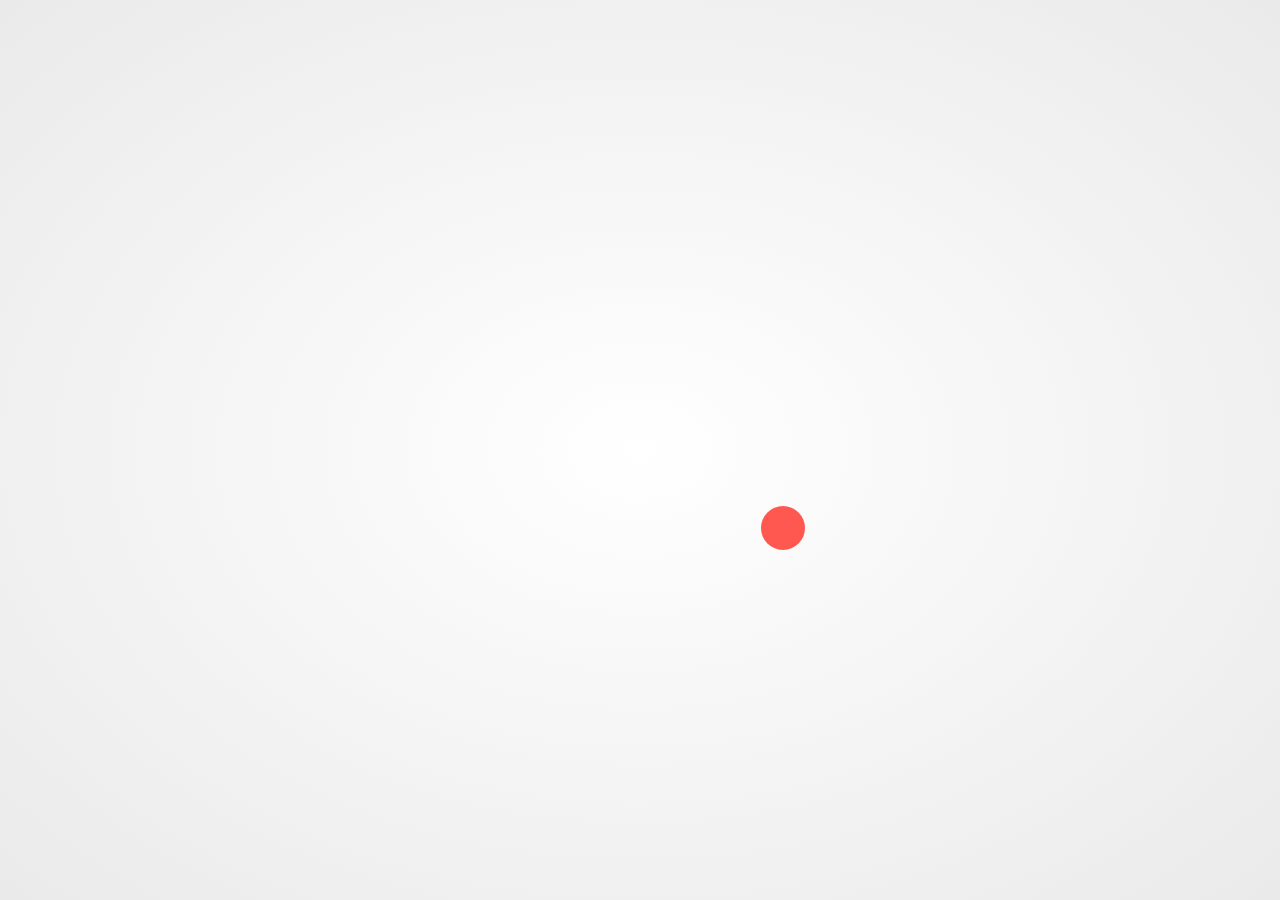
<file: index.html>
<html>

<head>
    <title>OPENING</title>
    <meta charset="UTF-8">
    <meta name="viewport" content="width=device-width, initial-scale=1.0">
    <link href="css/open.css" rel="stylesheet" type="text/css" />
</head>

<body>
    <script type=text/javascript>
        setTimeout(function() {
            window.location.href = "lastStory.html";
        }, 2050);
    </script>

    <div class="hello-parent">

        <svg class="hello-word" width="365" height="365" viewBox="0 0 365 365">
            <g id="H-letter">
            <line class="H-left-stroke" x1="17" y1="0" x2="17" y2="124" stroke="#000" fill="none" stroke-width="34" />
            <line class="H-mid-stroke" x1="33" y1="62" x2="68" y2="62" stroke="#000" fill="none" stroke-width="34" />
            <line class="H-right-stroke" x1="84" y1="0" x2="84" y2="124" stroke="#000" fill="none" stroke-width="34" />
            </g>

            <g id="E-letter">
            <line class="E-left-stroke" x1="138" y1="0" x2="138" y2="124" stroke="#000" fill="none" stroke-width="34" />
            <line class="E-top-stroke" x1="154" y1="17" x2="201" y2="17" stroke="#000" fill="none" stroke-width="34" />
            <line class="E-mid-stroke" x1="154" y1="62" x2="196" y2="62" stroke="#000" fill="none" stroke-width="34" />
            <line class="E-bottom-stroke" x1="154" y1="107" x2="201" y2="107" stroke="#000" fill="none" stroke-width="34" />
            </g>

            <g id="L-one-letter">
            <line class="L-one-long-stroke" x1="17" y1="153" x2="17" y2="277" stroke="#000" fill="none" stroke-width="34" />
            <line class="L-one-short-stroke" x1="33" y1="260" x2="77" y2="260" stroke="#000" fill="none" stroke-width="34" />
            </g>

            <g id="L-two-letter">
            <line class="L-two-long-stroke" x1="104" y1="153" x2="104" y2="277" stroke="#000" fill="none" stroke-width="34" />
            <line class="L-two-short-stroke" x1="120" y1="260" x2="164" y2="260" stroke="#000" fill="none" stroke-width="34" />
            </g>

            <g id="O-letter">
            <circle class="O-stroke" cx="231" cy="215" r="48" stroke="#000" fill="none" stroke-width="31" />
            </g>

            <g id="red-dot">

            <circle class="red-dot" cx="325" cy="260" r="20" fill="#FF5851" stroke="none" />

            <line x1="325" y1="260" x2="325" y2="260" stroke="#FF5851" class="red-dot" />
            </g>
            </svg>
    </div>
</body>

</html>
</file>
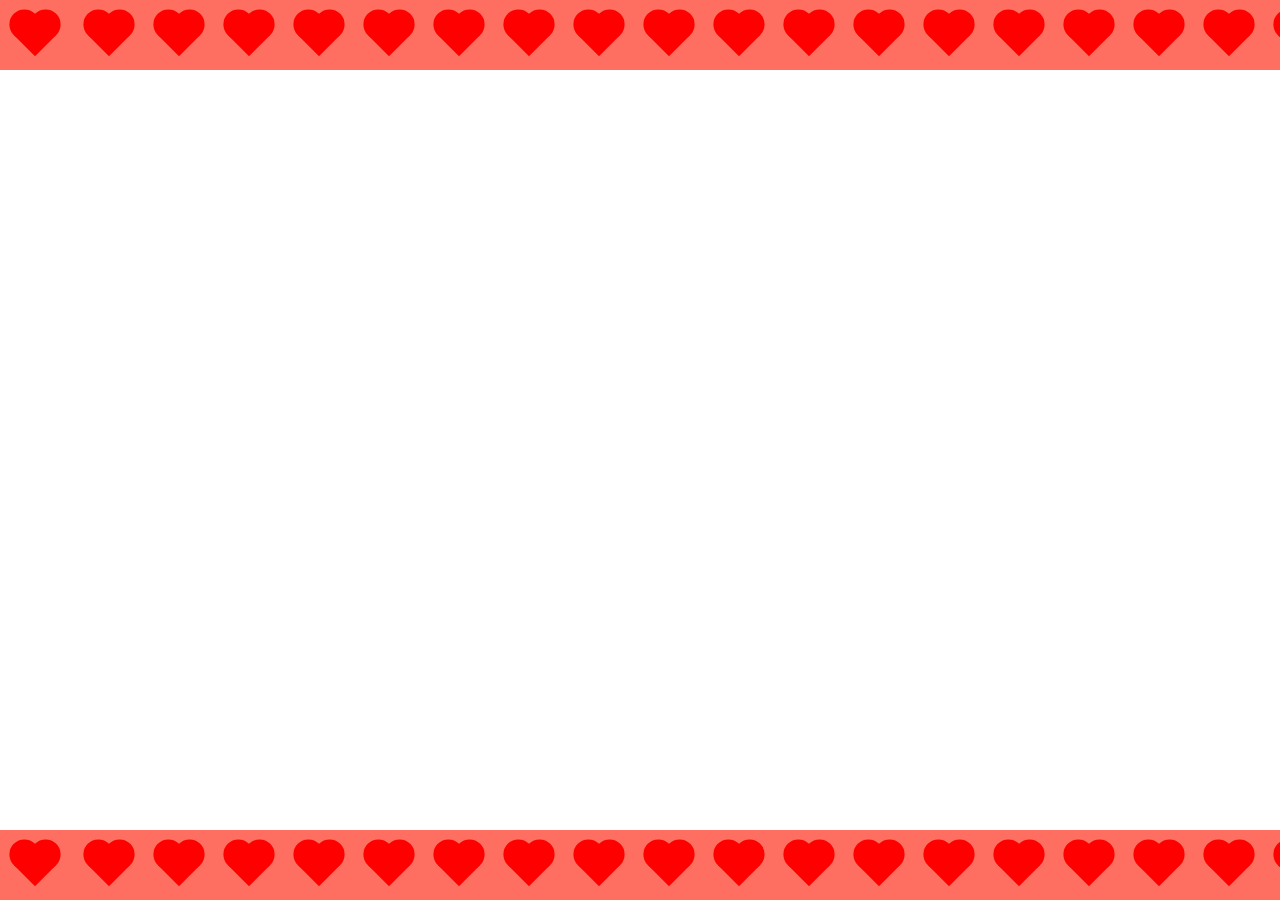
<file: content.html>
<!DOCTYPE html>
<html lang="en">

<head>
    <meta charset="UTF-8">
    <meta http-equiv="X-UA-Compatible" content="IE=edge">
    <meta name="viewport" content="width=device-width, initial-scale=1.0">
    <title>STORY</title>
    <link rel="stylesheet" href="css/wel.css">
    <link rel="stylesheet" href="css/button.css">
    <script src="https://ajax.googleapis.com/ajax/libs/jquery/3.5.1/jquery.min.js"></script>
</head>

<body>
    <iframe width="1869" height="719" src="https://www.youtube.com/embed/b_EF-fRnqWs?rel=0&autoplay=1" title="YouTube video player" frameborder="0" allow="accelerometer; autoplay; clipboard-write; encrypted-media; gyroscope; picture-in-picture" allowfullscreen></iframe>
    <header>
        <div class="header-line photobanner" id="head-border">
            <span class="heart first"></span>
        </div>
    </header>
    <main>

        <div class="content">
            <div id="list-content">
            </div>
            <canvas id="canvas"></canvas>
        </div>
    </main>
    <footer>
        <div class="footer-line photobanner" id="foot-border">
            <span class="heart first "></span>
        </div>
    </footer>
    <script src="https://cdn.lordicon.com/libs/mssddfmo/lord-icon-2.1.0.js"></script>
    <script src="js/wel.js "></script>
    <script src="js/fire.js"></script>
</body>

</html>
</file>
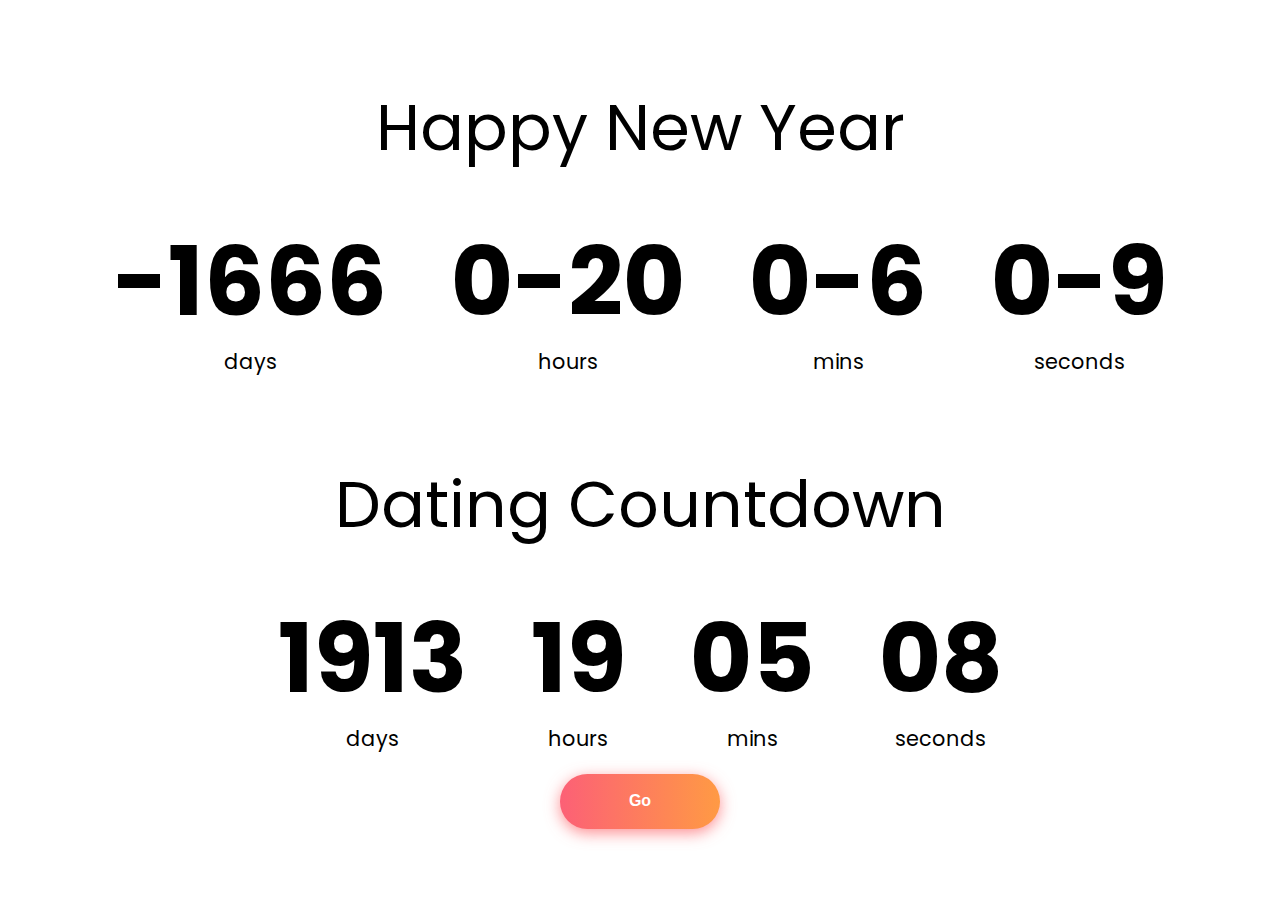
<file: countTime.html>
<!DOCTYPE html>
<html lang="en">

<head>
    <meta charset="UTF-8" />
    <meta name="viewport" content="width=device-width, initial-scale=1.0" />
    <title>Countdown Timer</title>
    <link rel="stylesheet" href="css/style.css" />
    <link rel="stylesheet" href="css/button.css">
    <script src="js/script.js" defer></script>
</head>

<body>
    <h1>Happy New Year</h1>
    <div class="countdown-container">
        <div class="countdown-el days-c">
            <p class="big-text" id="days">0</p>
            <span>days</span>
        </div>
        <div class="countdown-el hours-c">
            <p class="big-text" id="hours">0</p>
            <span>hours</span>
        </div>
        <div class="countdown-el mins-c">
            <p class="big-text" id="mins">0</p>
            <span>mins</span>
        </div>
        <div class="countdown-el seconds-c">
            <p class="big-text" id="seconds">0</p>
            <span>seconds</span>
        </div>
    </div>

    <h1>Dating Countdown</h1>
    <div class="countdown-container">
        <div class="countdown-el days-c">
            <p class="big-text" id="days-date">0</p>
            <span>days</span>
        </div>
        <div class="countdown-el hours-c">
            <p class="big-text" id="hours-date">0</p>
            <span>hours</span>
        </div>
        <div class="countdown-el mins-c">
            <p class="big-text" id="mins-date">0</p>
            <span>mins</span>
        </div>
        <div class="countdown-el seconds-c">
            <p class="big-text" id="seconds-date">0</p>
            <span>seconds</span>
        </div>
    </div>
    <a href="content.html"><button class="bn632-hover bn21" id = "button">Go</button></a>

</body>

</html>
</file>
<file: css/open.css>
html,
body,
.hello-parent {
    height: 100%;
    width: 100%;
    margin: 0;
}

.hello-parent {
    display: flex;
    background: #fff;
    background: -webkit-radial-gradient(#fff, #eaeaea);
    background: -o-radial-gradient(#fff, #eaeaea);
    background: -moz-radial-gradient(#fff, #eaeaea);
    background: radial-gradient(#fff, #eaeaea);
}

.hello-word {
    margin: auto;
}


/* H Animation */

.H-left-stroke {
    stroke-dasharray: 124px;
    stroke-dashoffset: 124px;
    animation: H-left-move 20s ease forwards;
}

.H-mid-stroke {
    stroke-dasharray: 37px;
    stroke-dashoffset: 37px;
    animation: H-mid-move 9s ease forwards;
}

.H-right-stroke {
    stroke-dasharray: 124px;
    stroke-dashoffset: 124px;
    animation: H-right-move 13s ease forwards;
}

@keyframes H-left-move {
    0% {
        stroke-dashoffset: 124px;
    }
    5% {
        stroke-dashoffset: 0px;
    }
    100% {
        stroke-dashoffset: 0px;
    }
}

@keyframes H-mid-move {
    0% {
        stroke-dashoffset: 37px;
    }
    5% {
        stroke-dashoffset: 37px;
    }
    10% {
        stroke-dashoffset: 0px;
    }
    100% {
        stroke-dashoffset: 0px;
    }
}

@keyframes H-right-move {
    0% {
        stroke-dashoffset: 124px;
    }
    5% {
        stroke-dashoffset: 124px;
    }
    10% {
        stroke-dashoffset: 0px;
    }
    100% {
        stroke-dashoffset: 0px;
    }
}


/* E Animation */

.E-left-stroke {
    stroke-dasharray: 124px;
    stroke-dashoffset: 124px;
    animation: E-left-move 20s ease forwards;
}

.E-top-stroke {
    stroke-dasharray: 47px;
    stroke-dashoffset: 47px;
    animation: E-top-move 10s ease forwards;
}

.E-mid-stroke {
    stroke-dasharray: 42px;
    stroke-dashoffset: 42px;
    animation: E-mid-move 10s ease forwards;
}

.E-bottom-stroke {
    stroke-dasharray: 47px;
    stroke-dashoffset: 47px;
    animation: E-bottom-move 10s ease forwards;
}

@keyframes E-left-move {
    0% {
        stroke-dashoffset: 124px;
    }
    2% {
        stroke-dashoffset: 124px;
    }
    6% {
        stroke-dashoffset: 0px;
    }
    100% {
        stroke-dashoffset: 0px;
    }
}

@keyframes E-top-move {
    0% {
        stroke-dashoffset: 47px;
    }
    6% {
        stroke-dashoffset: 47px;
    }
    11% {
        stroke-dashoffset: 0px;
    }
    100% {
        stroke-dashoffset: 0px;
    }
}

@keyframes E-mid-move {
    0% {
        stroke-dashoffset: 42px;
    }
    8% {
        stroke-dashoffset: 42px;
    }
    13% {
        stroke-dashoffset: 0px;
    }
    100% {
        stroke-dashoffset: 0px;
    }
}

@keyframes E-bottom-move {
    0% {
        stroke-dashoffset: 47px;
    }
    11% {
        stroke-dashoffset: 47px;
    }
    16% {
        stroke-dashoffset: 0px;
    }
    100% {
        stroke-dashoffset: 0px;
    }
}


/* L One Animation */

.L-one-long-stroke {
    stroke-dasharray: 124px;
    stroke-dashoffset: 124px;
    animation: L-one-long-move 20s ease forwards;
}

.L-one-short-stroke {
    stroke-dasharray: 44px;
    stroke-dashoffset: 44px;
    animation: L-one-short-move 10s ease forwards;
}

@keyframes L-one-long-move {
    0% {
        stroke-dashoffset: 124px;
    }
    2% {
        stroke-dashoffset: 124px;
    }
    7% {
        stroke-dashoffset: 0px;
    }
    100% {
        stroke-dashoffset: 0px;
    }
}

@keyframes L-one-short-move {
    0% {
        stroke-dashoffset: 44px;
    }
    13% {
        stroke-dashoffset: 44px;
    }
    18% {
        stroke-dashoffset: 0px;
    }
    100% {
        stroke-dashoffset: 0px;
    }
}


/* L Two Animation */

.L-two-long-stroke {
    stroke-dasharray: 124px;
    stroke-dashoffset: 124px;
    animation: L-two-long-move 20s ease forwards;
}

.L-two-short-stroke {
    stroke-dasharray: 44px;
    stroke-dashoffset: 44px;
    animation: L-two-short-move 10s ease forwards;
}

@keyframes L-two-long-move {
    0% {
        stroke-dashoffset: 124px;
    }
    3% {
        stroke-dashoffset: 124px;
    }
    8% {
        stroke-dashoffset: 0px;
    }
    100% {
        stroke-dashoffset: 0px;
    }
}

@keyframes L-two-short-move {
    0% {
        stroke-dashoffset: 44px;
    }
    15% {
        stroke-dashoffset: 44px;
    }
    20% {
        stroke-dashoffset: 0px;
    }
    100% {
        stroke-dashoffset: 0px;
    }
}


/* O Animation */

.O-stroke {
    stroke-dasharray: 302px;
    stroke-dashoffset: 302px;
    animation: O-move 20s ease forwards;
}

@keyframes O-move {
    0% {
        stroke-dashoffset: 302px;
    }
    4% {
        stroke-dashoffset: 302px;
    }
    9% {
        stroke-dashoffset: 0px;
    }
    100% {
        stroke-dashoffset: 0px;
    }
}


/* Red Dot Animation */

.red-dot {
    stroke-width: 44px;
    stroke-linecap: round;
    animation: red-dot-grow 8s ease-out forwards;
}

@keyframes red-dot-grow {
    0% {
        stroke-width: 0px;
    }
    15% {
        stroke-width: 0px;
    }
    20% {
        stroke-width: 44px;
    }
    100% {
        stroke-width: 44px;
    }
}

button {
    align-content: center;
    background-color: blanchedalmond;
    border: none;
    color: #58257b;
    padding: 16px 32px;
    text-decoration: none;
    margin: 4px 2px;
    cursor: pointer;
}

script {
    animation-delay: 5s;
}
</file>
<file: css/wel.css>
@import url('https://fonts.googleapis.com/css2?family=Licorice&display=swap');
    body,
    html {
        height: 100%;
        margin: 0;
        overflow: hidden;
    }
    
     :root {
        --pos: 70px;
    }
    
    .header-line,
    .footer-line {
        background-color: #FF6F61;
        height: var(--pos);
    }
    
    iframe {
        display: none;
    }
    
    main {
        height: -webkit-calc(100% - var(--pos)*2);
        height: -moz-calc(100% - var(--pos)*2);
        height: calc(100% - var(--pos)*2);
        display: flex;
        justify-content: center;
        align-items: center;
        position: relative;
    }
    
    #list-content {
        font-family: 'Licorice', cursive;
        font-size: 72px;
        z-index: 99;
        position: absolute;
        right: 25%;
    }
    
    #canvas {
        position: absolute;
        top: 0;
        left: 0;
        height: 750px !important;
        display: none;
    }
    
    #fireSound {
        position: absolute;
        visibility: hidden;
    }
    /* heart icon css*/
    
    .heart {
        background-color: red;
        display: inline-block;
        height: 30px;
        margin: 0 20px;
        position: relative;
        top: 20px;
        transform: rotate(-45deg);
        width: 30px;
    }
    
    .heart:before,
    .heart:after {
        content: "";
        background-color: red;
        border-radius: 50%;
        height: 30px;
        position: absolute;
        width: 30px;
    }
    
    .heart:before {
        top: -15px;
        left: 0;
    }
    
    .heart:after {
        left: 15px;
        top: 0;
    }
    /* heart movement */
    
    .photobanner {
        width: 8640px;
    }
    /*keyframe animations*/
    
    .first {
        -webkit-animation: bannermove 5s linear infinite;
        -moz-animation: bannermove 5s linear infinite;
        -ms-animation: bannermove 5s linear infinite;
        -o-animation: bannermove 5s linear infinite;
        animation: bannermove 10s linear infinite;
    }
    
    @keyframes bannermove {
        0% {
            margin-left: 0px;
        }
        100% {
            margin-left: -1000px;
        }
    }
    
    @-moz-keyframes bannermove {
        0% {
            margin-left: 0px;
        }
        100% {
            margin-left: -1000px;
        }
    }
    
    @-webkit-keyframes bannermove {
        0% {
            margin-left: 0px;
        }
        100% {
            margin-left: -1000px;
        }
    }
    
    @-ms-keyframes bannermove {
        0% {
            margin-left: 0px;
        }
        100% {
            margin-left: -1000px;
        }
    }
    
    @-o-keyframes bannermove {
        0% {
            margin-left: 0px;
        }
        100% {
            margin-left: -1000px;
        }
    }
    
    .photobanner span {
        -webkit-transition: all 1s ease;
        -moz-transition: all 1s ease;
        -o-transition: all 1s ease;
        -ms-transition: all 1s ease;
        transition: all 1s ease;
    }
    
    .photobanner span:hover {
        -webkit-transform: scale(1.1);
        -moz-transform: scale(1.1);
        -o-transform: scale(1.1);
        -ms-transform: scale(1.1);
        transform: scale(1.1);
        cursor: pointer;
        -webkit-box-shadow: 0px 3px 5px rgba(0, 0, 0, 0.2);
        -moz-box-shadow: 0px 3px 5px rgba(0, 0, 0, 0.2);
        box-shadow: 0px 3px 5px rgba(0, 0, 0, 0.2);
    }
</file>
<file: css/button.css>
.bn632-hover {
    width: 160px;
    font-size: 16px;
    font-weight: 600;
    color: #fff;
    cursor: pointer;
    margin: 20px;
    height: 55px;
    text-align: center;
    border: none;
    background-size: 300% 100%;
    border-radius: 50px;
    transition: all .4s ease-in-out;
    -o-transition: all .4s ease-in-out;
    -webkit-transition: all .4s ease-in-out;
    transition: all .4s ease-in-out;
}

.bn632-hover:hover {
    background-position: 100% 0;
    transition: all .4s ease-in-out;
    -o-transition: all .4s ease-in-out;
    -webkit-transition: all .4s ease-in-out;
    transition: all .4s ease-in-out;
}

.bn632-hover:focus {
    outline: none;
}

.bn632-hover.bn21 {
    background-image: linear-gradient( to right, #fc6076, #ff9a44, #ef9d43, #e75516);
    box-shadow: 0 4px 15px 0 rgba(252, 104, 110, 0.75);
}
</file>
<file: css/style.css>
@import url("https://fonts.googleapis.com/css2?family=Poppins:wght@200;400;600&display=swap");
* {
    box-sizing: border-box;
}

body {
    background-image: url(http://thuthuatphanmem.vn/uploads/2018/05/23/wallpaper-4k-hinh-nen-4k-con-duong-day-tuyet-dep_101306165.jpg);
    background-size: cover;
    background-position: center center;
    display: flex;
    flex-direction: column;
    align-items: center;
    min-height: 100vh;
    font-family: "Poppins", sans-serif;
    margin: 0;
}

h1 {
    font-weight: normal;
    font-size: 4rem;
    margin-top: 5rem;
}

.countdown-container {
    display: flex;
    flex-wrap: wrap;
    justify-content: center;
}

.big-text {
    font-weight: bold;
    font-size: 6rem;
    line-height: 1;
    margin: 1rem 2rem;
}

.countdown-el {
    text-align: center;
}

.countdown-el span {
    font-size: 1.3rem;
}
</file>
